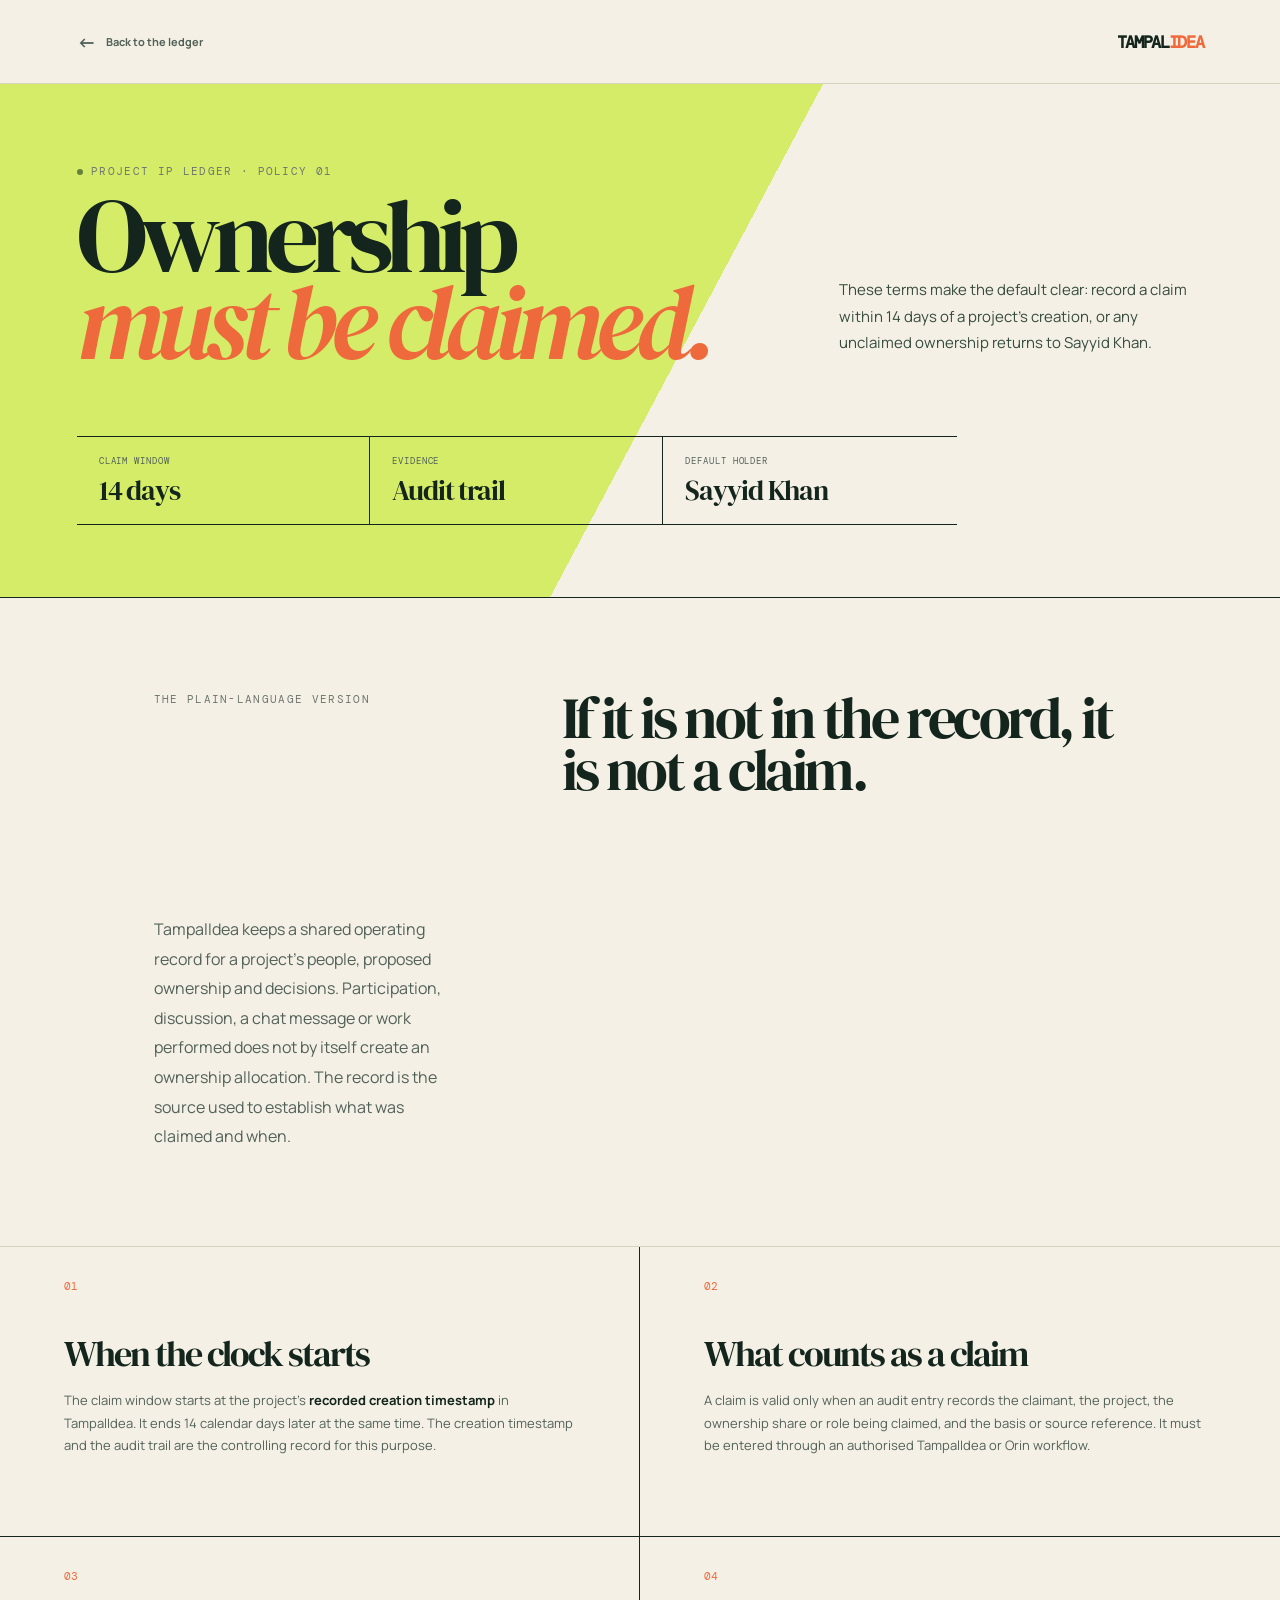
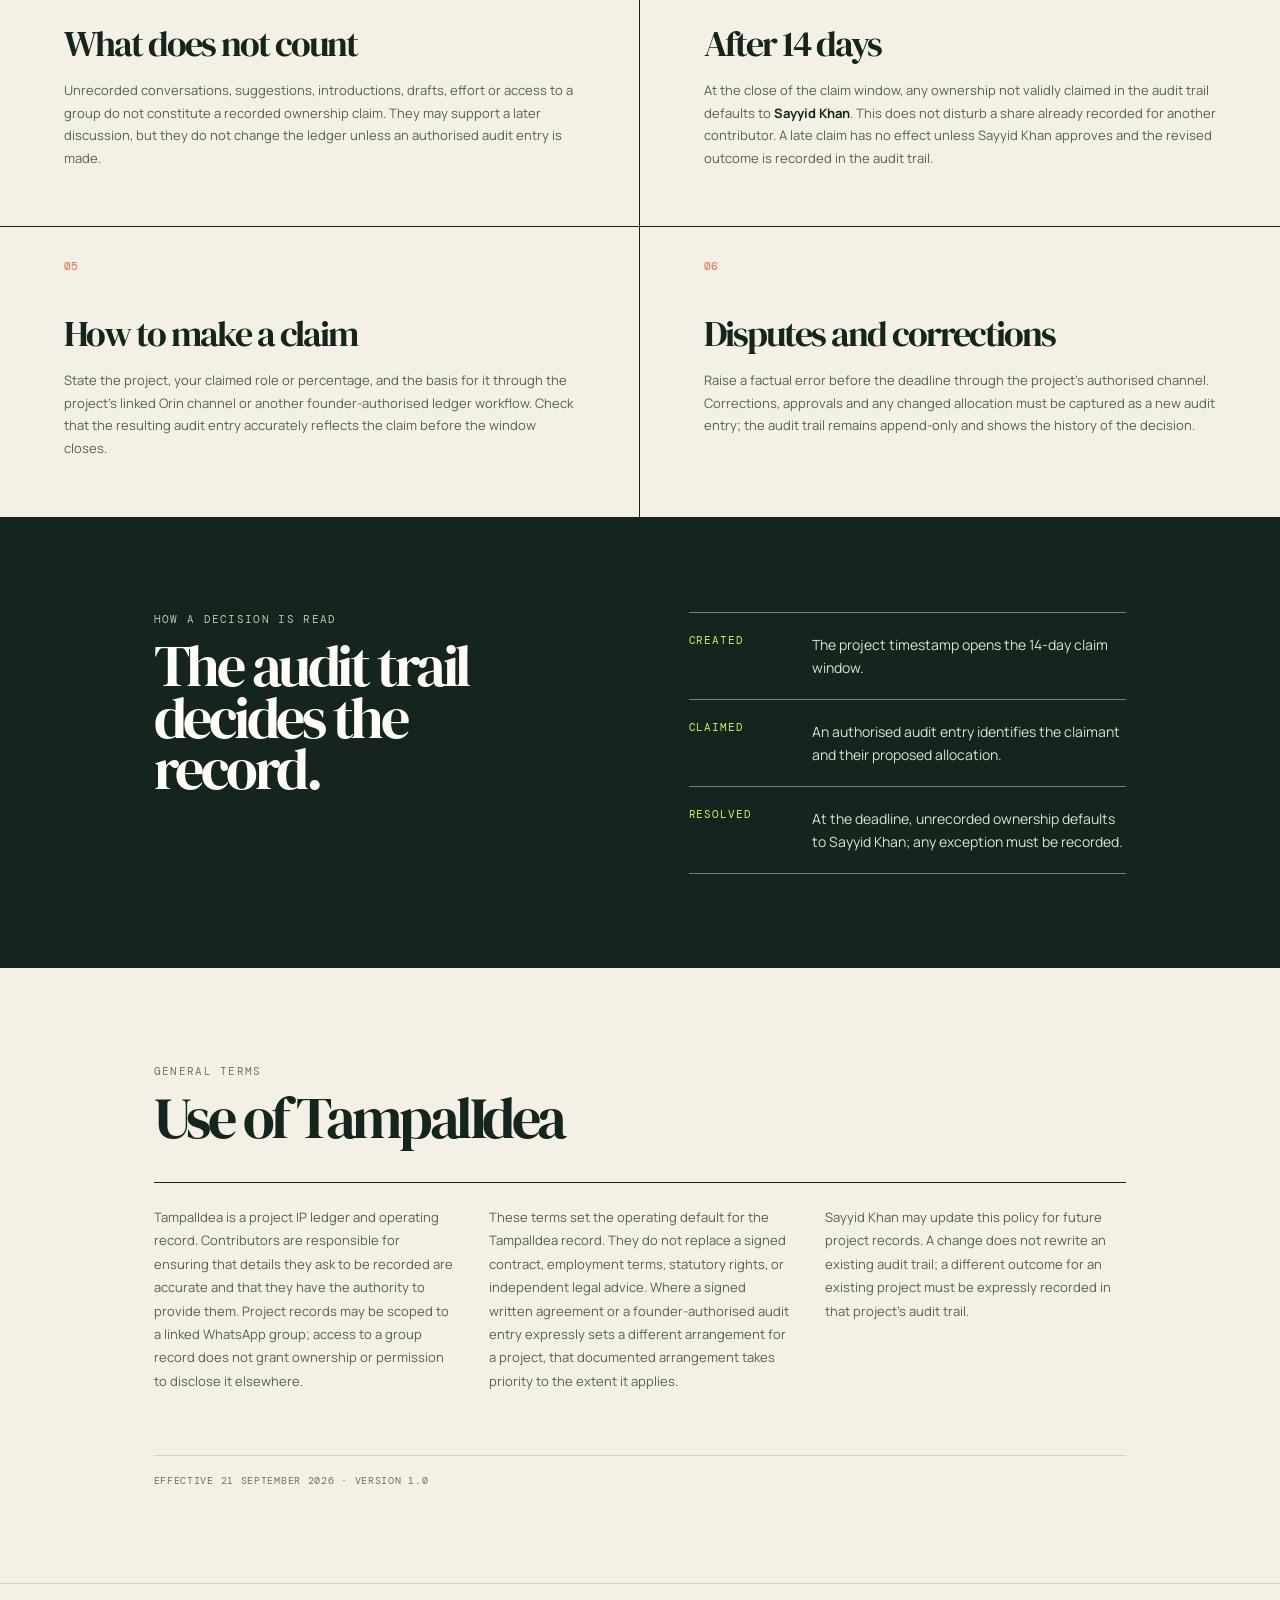
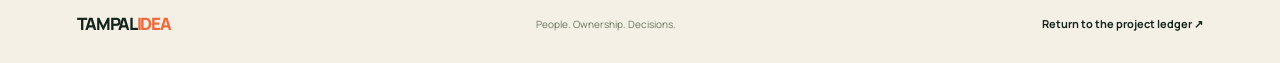
<file: terms.html>
<!doctype html>
<html lang="en">
<head>
  <meta charset="utf-8"><meta name="viewport" content="width=device-width, initial-scale=1">
  <meta name="robots" content="noindex,nofollow"><title>Terms &amp; Claims — TampalIdea</title>
  <meta name="description" content="TampalIdea project ownership claims policy.">
  <link rel="stylesheet" href="styles.css">
  <link rel="stylesheet" href="terms.css">
</head>
<body class="terms-page">
  <main class="terms-shell">
    <nav aria-label="Terms navigation"><a class="terms-back" href="../"><span aria-hidden="true">←</span> Back to the ledger</a><a class="wordmark" href="../">TAMPAL<span>IDEA</span></a></nav>
    <header class="terms-hero">
      <p class="kicker"><span class="status-dot" aria-hidden="true"></span> Project IP Ledger · Policy 01</p>
      <div><h1>Ownership<br><i>must be claimed.</i></h1><p>These terms make the default clear: record a claim within 14 days of a project’s creation, or any unclaimed ownership returns to Sayyid Khan.</p></div>
      <dl class="policy-facts"><div><dt>Claim window</dt><dd>14 days</dd></div><div><dt>Evidence</dt><dd>Audit trail</dd></div><div><dt>Default holder</dt><dd>Sayyid Khan</dd></div></dl>
    </header>

    <section class="terms-intro" aria-labelledby="plain-language-title">
      <p class="kicker">The plain-language version</p>
      <h2 id="plain-language-title">If it is not in the record, it is not a claim.</h2>
      <p>TampalIdea keeps a shared operating record for a project’s people, proposed ownership and decisions. Participation, discussion, a chat message or work performed does not by itself create an ownership allocation. The record is the source used to establish what was claimed and when.</p>
    </section>

    <section class="terms-grid" aria-label="Terms and claims policy">
      <article><span>01</span><h2>When the clock starts</h2><p>The claim window starts at the project’s <strong>recorded creation timestamp</strong> in TampalIdea. It ends 14 calendar days later at the same time. The creation timestamp and the audit trail are the controlling record for this purpose.</p></article>
      <article><span>02</span><h2>What counts as a claim</h2><p>A claim is valid only when an audit entry records the claimant, the project, the ownership share or role being claimed, and the basis or source reference. It must be entered through an authorised TampalIdea or Orin workflow.</p></article>
      <article><span>03</span><h2>What does not count</h2><p>Unrecorded conversations, suggestions, introductions, drafts, effort or access to a group do not constitute a recorded ownership claim. They may support a later discussion, but they do not change the ledger unless an authorised audit entry is made.</p></article>
      <article><span>04</span><h2>After 14 days</h2><p>At the close of the claim window, any ownership not validly claimed in the audit trail defaults to <strong>Sayyid Khan</strong>. This does not disturb a share already recorded for another contributor. A late claim has no effect unless Sayyid Khan approves and the revised outcome is recorded in the audit trail.</p></article>
      <article><span>05</span><h2>How to make a claim</h2><p>State the project, your claimed role or percentage, and the basis for it through the project’s linked Orin channel or another founder-authorised ledger workflow. Check that the resulting audit entry accurately reflects the claim before the window closes.</p></article>
      <article><span>06</span><h2>Disputes and corrections</h2><p>Raise a factual error before the deadline through the project’s authorised channel. Corrections, approvals and any changed allocation must be captured as a new audit entry; the audit trail remains append-only and shows the history of the decision.</p></article>
    </section>

    <section class="terms-record" aria-labelledby="record-title">
      <div><p class="kicker">How a decision is read</p><h2 id="record-title">The audit trail decides the record.</h2></div>
      <ol><li><b>Created</b><span>The project timestamp opens the 14-day claim window.</span></li><li><b>Claimed</b><span>An authorised audit entry identifies the claimant and their proposed allocation.</span></li><li><b>Resolved</b><span>At the deadline, unrecorded ownership defaults to Sayyid Khan; any exception must be recorded.</span></li></ol>
    </section>

    <section class="terms-legal" aria-labelledby="terms-title">
      <p class="kicker">General terms</p>
      <h2 id="terms-title">Use of TampalIdea</h2>
      <div class="terms-legal-copy"><p>TampalIdea is a project IP ledger and operating record. Contributors are responsible for ensuring that details they ask to be recorded are accurate and that they have the authority to provide them. Project records may be scoped to a linked WhatsApp group; access to a group record does not grant ownership or permission to disclose it elsewhere.</p><p>These terms set the operating default for the TampalIdea record. They do not replace a signed contract, employment terms, statutory rights, or independent legal advice. Where a signed written agreement or a founder-authorised audit entry expressly sets a different arrangement for a project, that documented arrangement takes priority to the extent it applies.</p><p>Sayyid Khan may update this policy for future project records. A change does not rewrite an existing audit trail; a different outcome for an existing project must be expressly recorded in that project’s audit trail.</p></div>
      <p class="effective-date">Effective 21 September 2026 · Version 1.0</p>
    </section>

    <footer><a class="wordmark" href="../">TAMPAL<span>IDEA</span></a><p>People. Ownership. Decisions.</p><a href="../">Return to the project ledger <span aria-hidden="true">↗</span></a></footer>
  </main>
</body>
</html>
</file>
<file: styles.css>
@import url('https://fonts.googleapis.com/css2?family=DM+Mono&family=DM+Serif+Display:ital@0;1&family=Manrope:wght@500;600;700;800&display=swap');
.project-page .landing-only{display:none!important}.landing-page .nav-label{display:none}
.landing-page{--cream:#f7f5ee;--line:#dddcd2}.landing-page .page{max-width:1800px;margin:auto}
.landing-page nav{height:88px;padding:0 5.5%;border-color:var(--line)}.landing-page .wordmark{font-family:Manrope,sans-serif;letter-spacing:-1px;font-size:21px}
.nav-links{display:flex;align-items:center;gap:34px}.nav-links a{color:var(--ink);text-decoration:none;font:700 12px Manrope,sans-serif;letter-spacing:0;text-transform:none}.nav-links a:last-child{border:1px solid #b5bbb0;padding:12px 18px;border-radius:4px}.nav-links a span{margin-left:18px}a:focus-visible{outline:2px solid var(--orange);outline-offset:5px}
.landing-page .hero{padding:66px 5.5% 60px;min-height:620px;grid-template-columns:1.1fr 1fr;gap:6%;border-bottom:0;align-items:center}.landing-page .hero .kicker{font-size:10px;letter-spacing:.1em;color:#46604e;display:flex;align-items:center;gap:9px}.status-dot{display:inline-block;width:6px;height:6px;flex:none;background:#63803d;border-radius:50%}
.landing-page .hero h1{font-size:clamp(46px,5.2vw,86px);line-height:1.02;letter-spacing:-.045em;max-width:760px;margin-top:22px}.landing-page .hero h1 i{color:#bf4924}.landing-page .lede{font-size:15px;line-height:1.85;max-width:460px;margin:24px 0 28px;color:#536056}
.hero-actions{display:flex;align-items:center;gap:24px;flex-wrap:wrap}.landing-page .button{border-radius:4px;padding:15px 20px;font-size:12px;min-height:50px;transition:background .2s}.landing-page .button:hover{background:#2e4a36}.text-link{font-size:12px;font-weight:700;color:var(--ink);text-decoration:none;display:flex;gap:14px;align-items:center}.text-link:hover{text-decoration:underline;text-underline-offset:5px}.hero-note{font:10px 'DM Mono',monospace;color:#6b756b;margin:22px 0 0}
.landing-page .cover-art{transform:rotate(1.15deg);min-height:0;background:#fffef9;border:1px solid #b7c8ad;border-radius:14px;box-shadow:0 26px 64px #2031241c,11px 11px 0 #dbe7c9;overflow:hidden;isolation:isolate}
.preview-top{display:flex;justify-content:space-between;align-items:center;gap:12px;background:#173527;padding:15px 24px;font:9px 'DM Mono',monospace;letter-spacing:.09em;color:#dcebcf}.preview-top>span:first-child{display:flex;align-items:center;gap:8px;text-transform:uppercase}.preview-top .status-dot{background:#c9ee59;box-shadow:0 0 0 3px #c9ee5920}
.preview-stage{position:relative;height:198px;overflow:hidden;background:linear-gradient(135deg,#405b3f,#102b21)}.preview-stage>img{position:absolute;inset:0;width:100%;height:100%;object-fit:cover;filter:saturate(.88) contrast(1.03)}.preview-stage-shade{position:absolute;inset:0;background:linear-gradient(90deg,#102b21e8 0%,#102b219e 47%,#102b2124 100%),linear-gradient(0deg,#102b21b5 0%,transparent 58%)}.preview-stage .preview-monogram{position:absolute;inset:0;display:grid;place-items:center;background:linear-gradient(135deg,#d9ed72,#ec6940);color:#173527;font:74px 'DM Serif Display',serif}.preview-stage-copy{position:absolute;z-index:1;left:25px;right:92px;bottom:22px;color:#fffdf6}.landing-page .preview-stage-copy .kicker{margin:0 0 9px;color:#d6ed99;font-size:8px;letter-spacing:.11em}.preview-stage-copy h2{max-width:440px;margin:0;font:clamp(34px,3.3vw,52px)/.92 'DM Serif Display',serif;letter-spacing:-.055em;text-wrap:balance}.preview-stage-copy>span{display:inline-block;margin-top:12px;padding:5px 8px;border:1px solid #d6ed9970;border-radius:99px;background:#152e2399;color:#dcebcf;font:8px 'DM Mono',monospace;letter-spacing:.06em;text-transform:uppercase}.preview-file-mark{position:absolute;z-index:1;right:24px;top:23px;width:48px;height:56px;padding:11px 10px;border:1px solid #d6ed9980;border-radius:3px;background:#f7f5ee1c;backdrop-filter:blur(4px)}.preview-file-mark:before{content:"";display:block;width:11px;height:11px;margin-bottom:8px;border-radius:50%;background:#d5eb73}.preview-file-mark i{display:block;height:2px;margin-top:5px;background:#f7f5eec0}.preview-file-mark i:nth-child(2){width:76%}.preview-file-mark i:nth-child(3){width:53%}
.preview-body{padding:22px 24px 18px}.preview-label{display:flex;justify-content:space-between;gap:12px;align-items:end}.landing-page .preview-label .kicker{font-size:8px;letter-spacing:.1em;margin:0 0 5px;color:#6c7b65}.preview-label h3{margin:0;font:22px/1.05 'DM Serif Display',serif;letter-spacing:-.03em}.preview-label>span{padding:6px 8px;border-radius:99px;background:#eef3e9;font:9px 'DM Mono',monospace;color:#46604e;white-space:nowrap}.allocation-bar{display:flex;gap:3px;height:13px;border-radius:99px;overflow:hidden;margin:17px 0 9px;background:#e7ece2;box-shadow:inset 0 1px 2px #17352716}.preview-people{list-style:none;padding:0;margin:0}.preview-people li{display:flex;align-items:center;gap:11px;padding:12px 0;border-bottom:1px solid #e6ebe2}.person-dot{width:8px;height:8px;flex:none;border-radius:50%;box-shadow:0 0 0 4px currentColor}.preview-person{display:flex;gap:7px;align-items:baseline;flex-wrap:wrap}.preview-person strong{font-size:12px;font-weight:800}.preview-person small{color:#687568;font-size:10px}.preview-people li>b{font:13px 'DM Mono',monospace;margin-left:auto;padding:5px 7px;background:#f1f5eb;border-radius:4px}
.preview-audit{display:flex;gap:10px;margin-top:15px;padding:12px 13px;background:#f3f5ef;border:1px solid #e4e9df;border-radius:7px}.audit-icon{color:#577254;font-size:18px}.landing-page .preview-audit .kicker{font-size:8px;letter-spacing:.05em;line-height:1.5;margin:0 0 4px}.preview-audit p:not(.kicker){font-size:10px;line-height:1.5;margin:0 0 3px}.preview-audit small{font-size:9px;color:#6b756b}.preview-link{display:flex;justify-content:space-between;gap:20px;padding:17px 24px;background:#d5eb73;color:#183527;text-decoration:none;font-size:11px;font-weight:800}.preview-link:hover{background:#c6e75d}.preview-link>span:last-child{font-size:18px;line-height:.8}.preview-empty{padding:36px;min-height:280px;display:flex;flex-direction:column;justify-content:center}.preview-empty h2{font:40px/1.05 'DM Serif Display',serif;margin:0 0 16px}.preview-empty>p:last-child{font-size:13px;line-height:1.7;color:#536056}
.ledger-principles{margin:0 5.5%;display:grid;grid-template-columns:repeat(3,1fr);border-top:1px solid var(--line);border-bottom:1px solid var(--line);padding:27px 0;scroll-margin-top:24px}.ledger-principles article{padding:0 28px;border-right:1px solid var(--line)}.ledger-principles article:first-child{padding-left:0}.ledger-principles article:last-child{border-right:0;padding-right:0}.principle-number{font:9px 'DM Mono',monospace;letter-spacing:.1em;color:#69765c}.ledger-principles h2{font-size:15px;letter-spacing:-.02em;margin:11px 0 8px}.ledger-principles p{font-size:12px;line-height:1.8;color:#65705f;margin:0;max-width:320px}
.landing-page .projects{padding:66px 5.5% 74px;scroll-margin-top:18px}.landing-page .section-title{margin-bottom:24px;gap:24px}.landing-page .section-title .kicker{font-size:9px;color:#68745e}#project-count{display:inline-block;margin-left:6px;padding:3px 6px;background:#e9ecdf;border-radius:3px;color:#344a31}.landing-page .section-title h2{font-size:46px;letter-spacing:-.04em;line-height:1.1}.section-description{font-size:12px;color:#63705f;line-height:1.7;margin:12px 0 0}
.landing-page .view-toggle{border-color:#cdd1c3;border-radius:5px;padding:3px;gap:3px;align-self:center;background:#eeefe6}.landing-page .view-toggle button{font:700 11px Manrope,sans-serif;border-radius:3px;min-height:35px;padding:9px 13px;gap:7px}.scope-note{display:flex;align-items:center;gap:8px;margin:0 0 22px;font-size:10px;line-height:1.7;color:#65705f}.scope-note svg{width:14px;height:14px;flex:none;stroke:currentColor;stroke-width:1.3;fill:none}
.landing-page .project-list{border:0;grid-template-columns:repeat(2,minmax(0,1fr));gap:24px}.landing-page .project-card{border:1px solid #dbdfd2;background:#fffef9;border-radius:7px;padding:18px;gap:15px;min-width:0;transition:border-color .2s,box-shadow .2s}.landing-page .project-card:hover{background:#fffef9;transform:none;border-color:#8f9e80;box-shadow:0 8px 28px #2031240b}.landing-page .project-number{display:flex;justify-content:space-between;gap:12px;color:#69765c;font-size:8px;letter-spacing:.08em}.landing-page .project-card img,.landing-page .project-graphic{height:210px;border-radius:4px}.landing-page .project-card strong{font-size:30px;letter-spacing:-.03em}.landing-page .project-card small{font-size:11px;line-height:1.8;margin-top:5px;max-width:90%}.card-summary{flex:1}.card-shares{display:flex;flex-wrap:wrap;gap:6px;padding-top:3px}.card-shares>span{background:#f0f2e9;border:1px solid #e4e8da;border-radius:3px;padding:5px 7px;font-size:9px;color:#53614c}.card-shares b{font-weight:700;margin-left:6px;color:#253d29}.card-open{display:flex;align-items:center;justify-content:space-between;border-top:1px solid #e3e7d9;padding-top:14px;margin-top:3px;font-size:10px;font-weight:700}.card-open b{font-size:18px}
.landing-page .project-table-wrap{border:1px solid #d6dccc;border-radius:6px;background:#fffef9}.landing-page .project-table thead{background:#edf0e5}.landing-page .project-table thead th{border-color:#d6dccc;font-size:9px}.landing-page .project-table tbody tr:hover{background:#f2f5eb}
.landing-page footer{display:flex;align-items:center;gap:24px;justify-content:space-between;padding:26px 5.5%;border-top:1px solid var(--line)}.landing-page footer .wordmark{font-size:15px}.landing-page footer p{font-size:10px;color:#69745f}.landing-page footer>span{font:9px 'DM Mono',monospace;color:#69745f;text-transform:uppercase;letter-spacing:.06em}.terms-link{color:var(--ink);font:700 10px Manrope,sans-serif;text-decoration:none}.terms-link:hover{text-decoration:underline;text-underline-offset:4px}.project-page .cover-art{transform:none;background:#edf0e5;box-shadow:8px 8px 0 #dce2cf;border-radius:5px}
@media(max-width:1000px){.landing-page .hero{gap:4%;padding-top:48px;padding-bottom:48px}.landing-page .hero h1{font-size:51px}.preview-person{gap:4px}.preview-heading,.preview-body{padding-left:18px;padding-right:18px}.preview-top{padding-left:18px;padding-right:18px;font-size:8px}.hero-actions{gap:18px}.landing-page .hero .kicker{font-size:8px}.ledger-principles article{padding:0 20px}}
@media(max-width:760px){.landing-page nav{height:72px;padding:0 6%}.landing-page .wordmark{font-size:18px}.nav-links{gap:0}.nav-links a:first-child{display:none}.nav-links a:last-child{font-size:10px;padding:10px 12px}.nav-links a span{margin-left:8px}.landing-page .hero{grid-template-columns:1fr;padding:42px 6% 38px;gap:32px;min-height:0}.landing-page .hero h1{font-size:clamp(43px,8.7vw,65px);margin-top:18px}.landing-page .hero .kicker{font-size:8px}.landing-page .lede{font-size:13px;max-width:480px;margin:20px 0 22px}.hero-note{margin-top:18px}.landing-page .cover-art{max-width:none}.preview-top{font-size:8px}.preview-heading{padding:18px 20px}.preview-body{padding:18px 20px}.preview-person strong{font-size:12px}.preview-person small{font-size:10px}.preview-people li{padding:10px 0}.ledger-principles{margin:0 6%;grid-template-columns:1fr;padding:0}.ledger-principles article,.ledger-principles article:first-child,.ledger-principles article:last-child{padding:22px 0;border-right:0;border-bottom:1px solid var(--line)}.ledger-principles article:last-child{border-bottom:0}.ledger-principles p{max-width:none}.landing-page .projects{padding:42px 6%}.landing-page .section-title h2{font-size:38px}.landing-page .section-title{gap:18px}.landing-page .view-toggle{margin-left:0;align-self:end}.landing-page .project-list{grid-template-columns:1fr;gap:20px}.landing-page .project-card img,.landing-page .project-graphic{height:190px}.scope-note{align-items:flex-start;font-size:10px}.scope-note svg{margin-top:2px}.landing-page footer{padding:24px 6%;gap:10px;flex-wrap:wrap}.landing-page footer p{margin:0}.landing-page footer>span{width:100%;margin-top:6px}.hero-actions{gap:20px}.text-link{font-size:11px}}
@media(prefers-reduced-motion:reduce){.landing-page *{transition:none!important}}
[hidden]{display:none!important}
.section-title{gap:24px;flex-wrap:wrap}
.view-toggle{display:flex;margin-left:auto;border:1px solid var(--ink);padding:4px;gap:4px;align-self:end}
.view-toggle button{display:inline-flex;align-items:center;justify-content:center;gap:9px;min-height:40px;padding:10px 16px;border:0;background:transparent;color:var(--ink);font:12px 'DM Mono',monospace;cursor:pointer}
.view-toggle button[aria-selected="true"]{background:var(--ink);color:var(--cream)}
.view-toggle button:hover:not([aria-selected="true"]){background:var(--lime)}
.view-toggle svg{width:17px;height:17px;fill:none;stroke:currentColor;stroke-width:1.5;stroke-linecap:round;stroke-linejoin:round}
.view-toggle button:focus-visible,.table-project:focus-visible,.project-card:focus-visible,.project-table-wrap:focus-visible,.project-list:focus-visible{outline:2px solid var(--orange);outline-offset:4px}
.project-table-wrap{overflow-x:auto;border-top:1px solid var(--ink)}
.project-table{width:100%;min-width:740px;border-collapse:collapse;text-align:left}
.project-table thead th{padding:18px;font:11px 'DM Mono',monospace;text-transform:uppercase;letter-spacing:.08em;border-bottom:1px solid var(--ink)}
.project-table tbody th,.project-table td{padding:22px 18px;border-bottom:1px solid var(--line);vertical-align:middle}
.project-table tbody th{width:48%;font-weight:500}
.project-table tbody tr:hover{background:#ece8da}
.table-project{display:flex;gap:18px;align-items:center;color:inherit;text-decoration:none}
.table-project img,.table-project-placeholder{display:block;width:100px;height:76px;flex-shrink:0;object-fit:cover;background:linear-gradient(135deg,var(--lime) 0 50%,var(--orange) 50%)}
.table-project strong{display:block;font:26px/1.1 'DM Serif Display',serif;letter-spacing:-.03em}
.table-project small{display:block;margin-top:8px;max-width:340px;color:#526158;font-size:12px;line-height:1.6}
.table-arrow{margin-left:auto;font-size:22px}
.table-people,.table-updated{font:12px 'DM Mono',monospace;white-space:nowrap}
.table-ownership{list-style:none;padding:0;margin:0;min-width:180px}
.table-ownership li{display:flex;justify-content:space-between;gap:20px;font-size:12px;line-height:1.8}
.table-ownership b{font:11px/1.95 'DM Mono',monospace;font-weight:400}
.sr-only{position:absolute;width:1px;height:1px;padding:0;margin:-1px;overflow:hidden;clip:rect(0,0,0,0);white-space:nowrap;border:0}
@media(max-width:760px){.view-toggle button{padding:10px 12px}.project-table tbody th{min-width:280px}.table-project img,.table-project-placeholder{width:64px;height:64px}.table-project strong{font-size:23px}}
:root{--ink:#13251c;--cream:#f4f0e5;--lime:#d4ec68;--orange:#ee6a3c;--line:#d6d1c1}*{box-sizing:border-box}body{margin:0;background:var(--cream);color:var(--ink);font-family:Manrope,sans-serif}.page{overflow:hidden}nav{height:78px;display:flex;align-items:center;justify-content:space-between;padding:0 max(6vw,24px);border-bottom:1px solid #d8d2c1;font:12px 'DM Mono',monospace;text-transform:uppercase;letter-spacing:.08em}.wordmark{color:inherit;text-decoration:none;font-weight:800;font-size:17px;letter-spacing:-.08em}.wordmark span{color:var(--orange)}.hero{min-height:570px;padding:76px max(6vw,24px);display:grid;grid-template-columns:1.05fr .95fr;gap:36px;align-items:center;border-bottom:1px solid #d8d2c1}.kicker{margin:0 0 14px;color:#6e776f;font:11px 'DM Mono',monospace;text-transform:uppercase;letter-spacing:.12em}.hero h1{font:clamp(55px,7vw,108px)/.85 'DM Serif Display',serif;letter-spacing:-.065em;margin:0;max-width:700px}.hero h1 i{color:var(--orange);font-weight:400}.lede{max-width:480px;margin:30px 0;color:#526158;line-height:1.7;font-size:16px}.button{display:inline-flex;gap:32px;align-items:center;background:var(--ink);color:white;padding:15px 18px;text-decoration:none;font-size:13px;font-weight:800}.button b{font-size:20px}.cover-art{position:relative;min-height:390px;background:var(--lime);overflow:hidden;transform:rotate(2deg);box-shadow:14px 14px 0 var(--ink)}.sun{position:absolute;right:-8%;top:-10%;width:65%;aspect-ratio:1;border-radius:50%;background:var(--orange)}.disc{position:absolute;border-radius:50%;border:2px solid var(--ink)}.disc-a{width:54%;aspect-ratio:1;left:5%;bottom:-8%;background:var(--cream)}.disc-b{width:30%;aspect-ratio:1;left:28%;bottom:27%;background:var(--ink)}.art-caption{position:absolute;left:8%;top:10%;font:clamp(36px,4.5vw,70px)/.8 'DM Serif Display',serif;letter-spacing:-.07em}.projects,.detail{padding:100px max(6vw,24px)}.section-title{display:flex;justify-content:space-between;align-items:end;margin-bottom:30px}.section-title h2,.project-header h2{margin:0;font:clamp(42px,5vw,72px)/.9 'DM Serif Display',serif;letter-spacing:-.06em}.project-list{display:grid;grid-template-columns:repeat(3,1fr);border-top:1px solid var(--ink)}.project-card{min-height:300px;padding:18px;border-right:1px solid var(--ink);border-bottom:1px solid var(--ink);text-decoration:none;color:inherit;display:flex;flex-direction:column;position:relative;gap:14px;transition:.2s}.project-card:hover{background:var(--lime);transform:translateY(-4px)}.project-card img,.project-graphic{width:100%;height:160px;object-fit:cover;background:linear-gradient(135deg,var(--lime) 0 50%,var(--orange) 50%)}.project-number{font:10px 'DM Mono',monospace}.project-card strong{display:block;font:28px 'DM Serif Display',serif}.project-card small{display:block;color:#5e675f;font-size:12px;margin-top:5px}.project-card>b{position:absolute;right:18px;bottom:14px;font-size:22px}.loading{color:#66736a}.detail{padding-top:0}.project-header{border-top:1px solid var(--ink);padding:34px 0;display:flex;gap:20px;justify-content:space-between;align-items:end}.project-header>p:last-child{font:11px 'DM Mono',monospace;color:#66736a}.gallery{display:grid;grid-template-columns:repeat(3,1fr);gap:12px}.gallery figure{margin:0;background:#e6e1d4}.gallery img{width:100%;height:290px;object-fit:cover;display:block}.gallery figcaption{padding:10px;font-size:11px;color:#5c665e}.ledger{display:grid;grid-template-columns:1fr 1fr;gap:10vw;margin-top:70px}.ledger h3{font:35px/1 'DM Serif Display',serif;letter-spacing:-.05em;margin:0 0 24px}.ledger ul{margin:0;padding:0;list-style:none;border-top:1px solid var(--ink)}.ledger li{display:flex;justify-content:space-between;gap:18px;border-bottom:1px solid #c8c2b3;padding:14px 0;font-size:14px}.ledger li span{display:flex;flex-direction:column;gap:3px}.ledger li small,.updates span{font-size:11px;color:#66736a}.updates li{display:block}.updates b{display:block;font-size:12px}@media(max-width:760px){nav{height:62px}.hero{grid-template-columns:1fr;padding-top:55px}.cover-art{min-height:280px;max-width:480px}.project-list{grid-template-columns:1fr}.project-card{border-right:0}.gallery,.ledger{grid-template-columns:1fr}.project-header{display:block}.project-header>*{margin-bottom:14px}}
</file>
<file: terms.css>
.terms-page{background:#f4f0e5}.terms-shell{min-height:100vh;overflow:hidden}.terms-page nav{height:84px;padding:0 max(6vw,24px);gap:20px}.terms-back{display:inline-flex;align-items:center;gap:10px;color:#526158;text-decoration:none;font:700 11px Manrope,sans-serif;letter-spacing:0;text-transform:none}.terms-back span{font-size:19px}.terms-back:hover{color:var(--ink)}.terms-page nav .wordmark{margin-left:auto}.terms-hero{padding:80px max(6vw,24px) 72px;border-bottom:1px solid var(--ink);background:linear-gradient(118deg,#d4ec68 0 53%,#f4f0e5 53%)}.terms-hero>div{display:grid;grid-template-columns:1.08fr .62fr;gap:10vw;align-items:end}.terms-hero h1{margin:0;font:clamp(58px,8.2vw,126px)/.82 'DM Serif Display',serif;letter-spacing:-.075em}.terms-hero h1 i{color:var(--orange);font-weight:400}.terms-hero>div>p{max-width:390px;margin:0 0 8px;color:#364b3e;font-size:15px;line-height:1.75}.policy-facts{display:grid;grid-template-columns:repeat(3,1fr);gap:0;max-width:880px;margin:72px 0 0;border-top:1px solid var(--ink);border-bottom:1px solid var(--ink)}.policy-facts div{padding:18px 22px 20px;border-right:1px solid var(--ink)}.policy-facts div:last-child{border-right:0}.policy-facts dt{color:#526158;font:9px 'DM Mono',monospace;text-transform:uppercase;letter-spacing:.1em}.policy-facts dd{margin:9px 0 0;font:28px/1 'DM Serif Display',serif;letter-spacing:-.04em}.terms-intro{display:grid;grid-template-columns:.52fr 1fr;gap:9vw;padding:94px max(12vw,24px);border-bottom:1px solid var(--line)}.terms-intro h2,.terms-record h2,.terms-legal h2{margin:0;font:clamp(38px,4.5vw,68px)/.9 'DM Serif Display',serif;letter-spacing:-.06em}.terms-intro>p:last-child{max-width:670px;margin:4px 0 0;color:#526158;font-size:16px;line-height:1.85}.terms-grid{display:grid;grid-template-columns:repeat(2,minmax(0,1fr));border-bottom:1px solid var(--ink)}.terms-grid article{min-height:290px;padding:32px max(5vw,24px);border-right:1px solid var(--ink);border-bottom:1px solid var(--ink)}.terms-grid article:nth-child(2n){border-right:0}.terms-grid article:nth-last-child(-n+2){border-bottom:0}.terms-grid article>span{display:block;color:var(--orange);font:11px 'DM Mono',monospace}.terms-grid h2{max-width:370px;margin:44px 0 18px;font:36px/.95 'DM Serif Display',serif;letter-spacing:-.055em}.terms-grid p{max-width:580px;margin:0;color:#526158;font-size:13px;line-height:1.75}.terms-grid strong{color:var(--ink)}.terms-record{display:grid;grid-template-columns:.9fr 1fr;gap:11vw;padding:94px max(12vw,24px);background:var(--ink);color:#fffdf6}.terms-record .kicker{color:#b8c5b1}.terms-record ol{margin:0;padding:0;list-style:none;border-top:1px solid #718073}.terms-record li{display:grid;grid-template-columns:105px 1fr;gap:18px;padding:20px 0;border-bottom:1px solid #718073}.terms-record b{font:11px 'DM Mono',monospace;color:var(--lime);text-transform:uppercase;letter-spacing:.08em}.terms-record span{font-size:14px;line-height:1.65;color:#dce2cf}.terms-legal{padding:96px max(12vw,24px)}.terms-legal h2{margin-bottom:38px}.terms-legal-copy{display:grid;grid-template-columns:repeat(3,1fr);gap:34px;border-top:1px solid var(--ink);padding-top:23px}.terms-legal-copy p{margin:0;color:#526158;font-size:13px;line-height:1.8}.effective-date{margin:62px 0 0;padding-top:18px;border-top:1px solid var(--line);color:#66736a;font:10px 'DM Mono',monospace;text-transform:uppercase;letter-spacing:.07em}.terms-page footer{display:flex;align-items:center;justify-content:space-between;gap:24px;padding:28px max(6vw,24px);border-top:1px solid var(--line)}.terms-page footer p{margin:0;color:#69745f;font-size:10px}.terms-page footer>a:last-child{color:var(--ink);font:700 11px Manrope,sans-serif;text-decoration:none}.terms-page footer>a:last-child:hover{text-decoration:underline;text-underline-offset:4px}@media(max-width:760px){.terms-page nav{height:70px}.terms-hero{padding:54px 6% 48px;background:linear-gradient(150deg,#d4ec68 0 64%,#f4f0e5 64%)}.terms-hero>div,.terms-intro,.terms-record{grid-template-columns:1fr;gap:28px}.terms-hero h1{font-size:clamp(58px,16vw,84px)}.terms-hero>div>p{font-size:13px}.policy-facts{margin-top:48px;grid-template-columns:1fr}.policy-facts div{display:flex;justify-content:space-between;align-items:center;padding:15px 0;border-right:0;border-bottom:1px solid var(--ink)}.policy-facts div:last-child{border-bottom:0}.policy-facts dd{margin:0;font-size:23px}.terms-intro,.terms-record,.terms-legal{padding:58px 6%}.terms-intro>p:last-child{font-size:14px}.terms-grid{grid-template-columns:1fr}.terms-grid article,.terms-grid article:nth-last-child(-n+2){min-height:0;padding:28px 6%;border-right:0;border-bottom:1px solid var(--ink)}.terms-grid article:last-child{border-bottom:0}.terms-grid h2{margin:30px 0 14px;font-size:31px}.terms-record li{grid-template-columns:86px 1fr}.terms-legal h2{margin-bottom:28px}.terms-legal-copy{grid-template-columns:1fr;gap:22px}.effective-date{margin-top:42px}.terms-page footer{padding:24px 6%;align-items:flex-start;flex-direction:column;gap:12px}.terms-page footer p{order:3}.terms-page footer>a:last-child{font-size:11px}}
</file>
